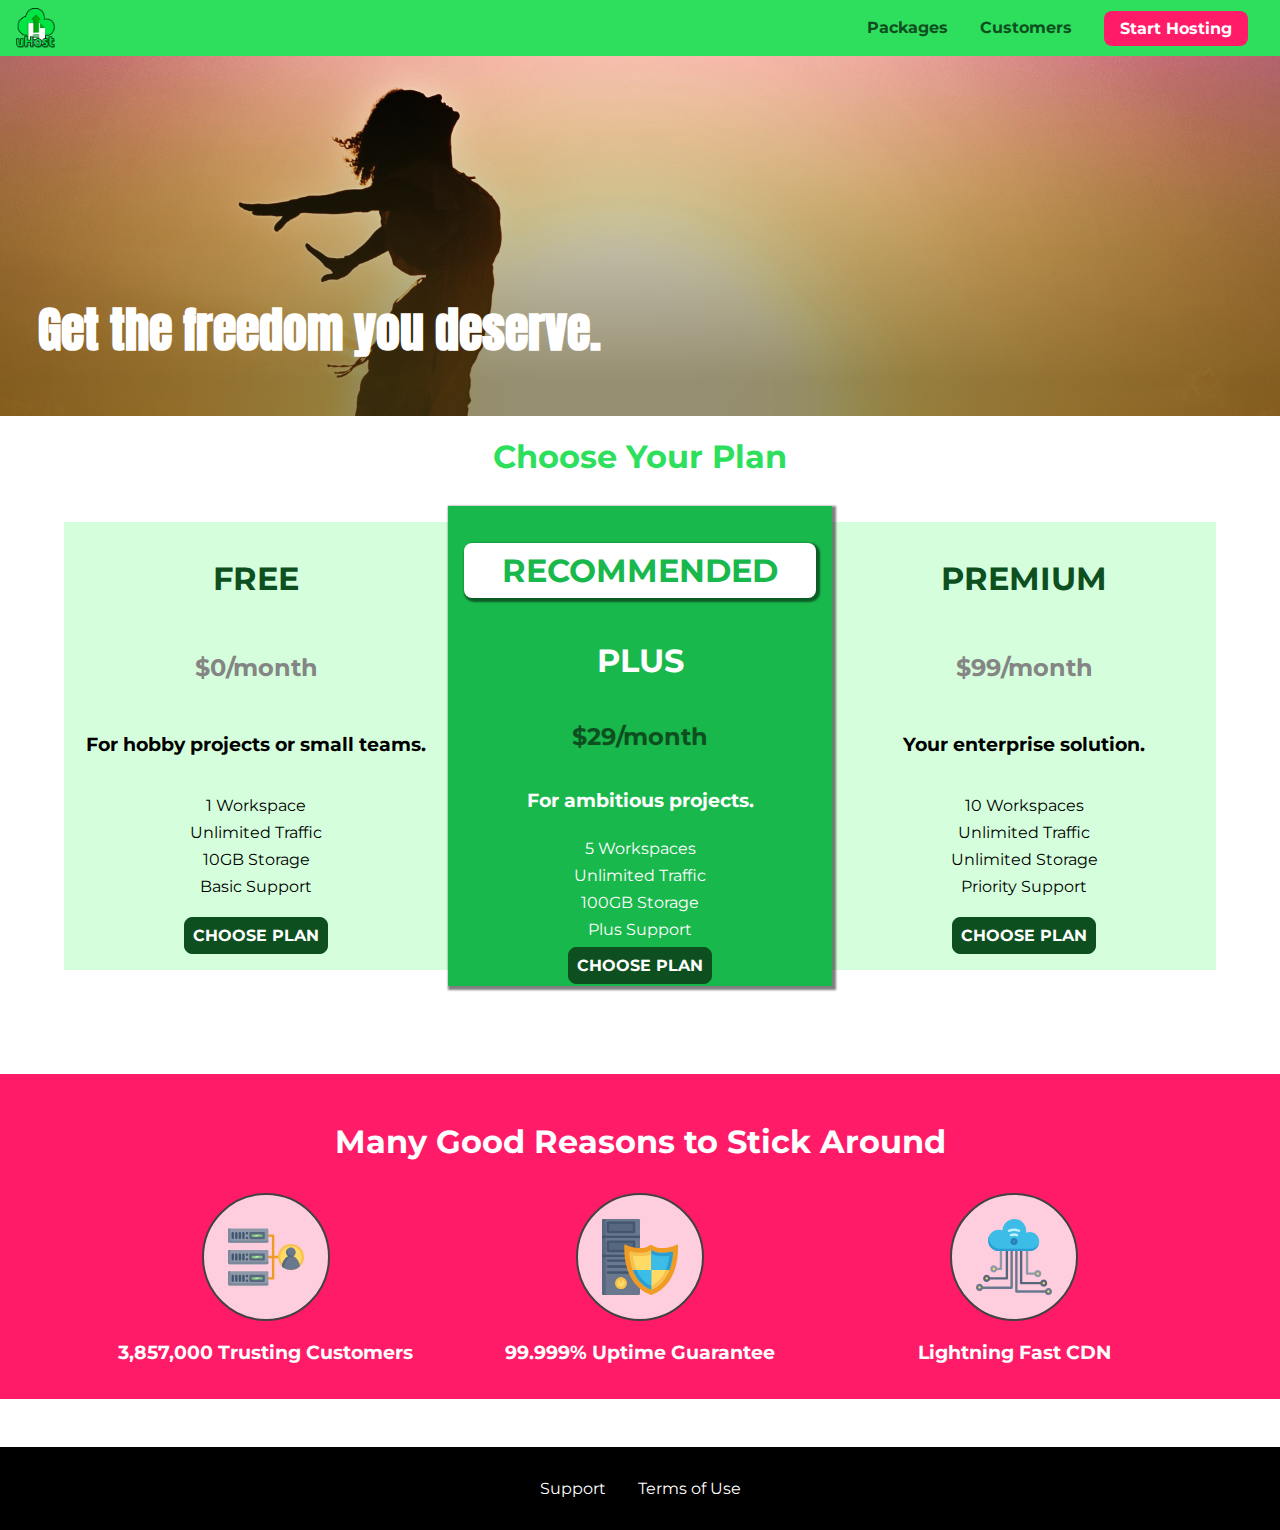
<file: index.html>
<!DOCTYPE html>
<html lang="en">

<head>
    <meta charset="UTF-8">
    <meta http-equiv="X-UA-Compatible" content="ie=edge">
    <meta name="viewport" content="width=device-width, initial-scale=1.0">
    <title>uHost</title>
    <link rel="shortcut icon" href="favicon.png">
    <link rel="stylesheet" href="shared.css">
    <link rel="stylesheet" href="main.css">
</head>

<body>
    <div class="backdrop"></div>
    <div class="modal">
        <h1 class="modal__title">Do you want to continue?</h1>
        <div class="modal__actions">
            <a href="start-hosting/index.html" class="modal__action">Yes!</a>
            <button class="modal__action modal__action--negative" type="button">No!</button>
        </div>
    </div>
    <header class="main-header">
        <div>
            <button class="toggle-button">
                <span class="toggle-button__bar"></span>
                <span class="toggle-button__bar"></span>
                <span class="toggle-button__bar"></span>
            </button>
            <a href="index.html" class="main-header__brand">
                <img src="images/uhost-icon.png" alt="uHost - Your favorite hosting company">
            </a>
        </div>
        <nav class="main-nav">
            <ul class="main-nav__items">
                <li class="main-nav__item">
                    <a href="packages/index.html">Packages</a>
                </li>
                <li class="main-nav__item">
                    <a href="customers/index.html">Customers</a>
                </li>
                <li class="main-nav__item main-nav__item--cta">
                    <a href="start-hosting/index.html">Start Hosting</a>
                </li>
            </ul>
        </nav>
    </header>
    <nav class="mobile-nav">
        <ul class="mobile-nav__items">
            <li class="mobile-nav__item">
                <a href="packages/index.html">Packages</a>
            </li>
            <li class="mobile-nav__item">
                <a href="customers/index.html">Customers</a>
            </li>
            <li class="mobile-nav__item mobile-nav__item--cta">
                <a href="start-hosting/index.html">Start Hosting</a>
            </li>
        </ul>
    </nav>
    <main>
        <section id="product-overview">
            <h1>Get the freedom you deserve.</h1>
        </section>
        <section id="plans">
            <h1 class="section-title">Choose Your Plan</h1>
            <div class="plan__list">
                <article class="plan">
                    <h1 class="plan__title">FREE</h1>
                    <h2 class="plan__price">$0/month</h2>
                    <h3>For hobby projects or small teams.</h3>
                    <ul class="plan__features">
                        <li class="plan__feature">1 Workspace</li>
                        <li class="plan__feature">Unlimited Traffic</li>
                        <li class="plan__feature">10GB Storage</li>
                        <li class="plan__feature">Basic Support</li>
                    </ul>
                    <div>
                        <button class="button">CHOOSE PLAN</button>
                    </div>
                </article>
                <article class="plan plan--highlighted">
                    <h1 class="plan__annotation">RECOMMENDED</h1>
                    <h1 class="plan__title">PLUS</h1>
                    <h2 class="plan__price">$29/month</h2>
                    <h3>For ambitious projects.</h3>
                    <ul class="plan__features">
                        <li class="plan__feature">5 Workspaces</li>
                        <li class="plan__feature">Unlimited Traffic</li>
                        <li class="plan__feature">100GB Storage</li>
                        <li class="plan__feature">Plus Support</li>
                    </ul>
                    <div>
                        <button class="button">CHOOSE PLAN</button>
                    </div>
                </article>
                <article class="plan">
                    <h1 class="plan__title">PREMIUM</h1>
                    <h2 class="plan__price">$99/month</h2>
                    <h3>Your enterprise solution.</h3>
                    <ul class="plan__features">
                        <li class="plan__feature">10 Workspaces</li>
                        <li class="plan__feature">Unlimited Traffic</li>
                        <li class="plan__feature">Unlimited Storage</li>
                        <li class="plan__feature">Priority Support</li>
                    </ul>
                    <div>
                        <button class="button">CHOOSE PLAN</button>
                    </div>
                </article>
            </div>
        </section>
        <section id="key-features">
            <h1 class="section-title">Many Good Reasons to Stick Around</h1>
            <ul class="key-feature__list">
                <li class="key-feature">
                    <div class="key-feature__image">
                        <svg viewBox="0 0 512 512">
                            <path style="fill:#F09B24;" d="M344,248h-32V112c0-4.418-3.582-8-8-8h-40c-4.418,0-8,3.582-8,8s3.582,8,8,8h32v128h-32  c-4.418,0-8,3.582-8,8s3.582,8,8,8h32v128h-32c-4.418,0-8,3.582-8,8s3.582,8,8,8h40c4.418,0,8-3.582,8-8V264h32c4.418,0,8-3.582,8-8  S348.418,248,344,248z"
                            />
                            <path style="fill:#8E9AA9;" d="M264,64H8c-4.418,0-8,3.582-8,8v80c0,4.418,3.582,8,8,8h256c4.418,0,8-3.582,8-8V72  C272,67.582,268.418,64,264,64z"
                            />
                            <path style="fill:#7C899B;" d="M24,144c-4.418,0-8-3.582-8-8V64H8c-4.418,0-8,3.582-8,8v80c0,4.418,3.582,8,8,8h256  c4.418,0,8-3.582,8-8v-8H24z"
                            />
                            <rect x="152" y="96" style="fill:#B8E3A8;" width="88" height="32" />
                            <g>
                                <polygon style="fill:#7EC97D;" points="152,96 152,128 166,128 198,96  " />
                                <polygon style="fill:#7EC97D;" points="220,96 188,128 240,128 240,96  " />
                            </g>
                            <path style="fill:#56677E;" d="M240,136h-88c-4.418,0-8-3.582-8-8V96c0-4.418,3.582-8,8-8h88c4.418,0,8,3.582,8,8v32  C248,132.418,244.418,136,240,136z M160,120h72v-16h-72V120z"
                            />
                            <g>
                                <path style="fill:#435670;" d="M32,136c-4.418,0-8-3.582-8-8V96c0-4.418,3.582-8,8-8s8,3.582,8,8v32C40,132.418,36.418,136,32,136z   "
                                />
                                <path style="fill:#435670;" d="M56,136c-4.418,0-8-3.582-8-8V96c0-4.418,3.582-8,8-8s8,3.582,8,8v32C64,132.418,60.418,136,56,136z   "
                                />
                                <path style="fill:#435670;" d="M80,136c-4.418,0-8-3.582-8-8V96c0-4.418,3.582-8,8-8s8,3.582,8,8v32C88,132.418,84.418,136,80,136z   "
                                />
                                <path style="fill:#435670;" d="M104,136c-4.418,0-8-3.582-8-8V96c0-4.418,3.582-8,8-8s8,3.582,8,8v32   C112,132.418,108.418,136,104,136z"
                                />
                                <path style="fill:#435670;" d="M128,105c-4.418,0-8-3.582-8-8v-1c0-4.418,3.582-8,8-8s8,3.582,8,8v1   C136,101.418,132.418,105,128,105z"
                                />
                                <path style="fill:#435670;" d="M128,136c-4.418,0-8-3.582-8-8v-1c0-4.418,3.582-8,8-8s8,3.582,8,8v1   C136,132.418,132.418,136,128,136z"
                                />
                            </g>
                            <path style="fill:#8E9AA9;" d="M264,208H8c-4.418,0-8,3.582-8,8v80c0,4.418,3.582,8,8,8h256c4.418,0,8-3.582,8-8v-80  C272,211.582,268.418,208,264,208z"
                            />
                            <path style="fill:#7C899B;" d="M24,288c-4.418,0-8-3.582-8-8v-72H8c-4.418,0-8,3.582-8,8v80c0,4.418,3.582,8,8,8h256  c4.418,0,8-3.582,8-8v-8H24z"
                            />
                            <rect x="152" y="240" style="fill:#B8E3A8;" width="88" height="32" />
                            <g>
                                <polygon style="fill:#7EC97D;" points="152,240 152,272 166,272 198,240  " />
                                <polygon style="fill:#7EC97D;" points="220,240 188,272 240,272 240,240  " />
                            </g>
                            <path style="fill:#56677E;" d="M240,280h-88c-4.418,0-8-3.582-8-8v-32c0-4.418,3.582-8,8-8h88c4.418,0,8,3.582,8,8v32  C248,276.418,244.418,280,240,280z M160,264h72v-16h-72V264z"
                            />
                            <g>
                                <path style="fill:#435670;" d="M32,280c-4.418,0-8-3.582-8-8v-32c0-4.418,3.582-8,8-8s8,3.582,8,8v32C40,276.418,36.418,280,32,280   z"
                                />
                                <path style="fill:#435670;" d="M56,280c-4.418,0-8-3.582-8-8v-32c0-4.418,3.582-8,8-8s8,3.582,8,8v32C64,276.418,60.418,280,56,280   z"
                                />
                                <path style="fill:#435670;" d="M80,280c-4.418,0-8-3.582-8-8v-32c0-4.418,3.582-8,8-8s8,3.582,8,8v32C88,276.418,84.418,280,80,280   z"
                                />
                                <path style="fill:#435670;" d="M104,280c-4.418,0-8-3.582-8-8v-32c0-4.418,3.582-8,8-8s8,3.582,8,8v32   C112,276.418,108.418,280,104,280z"
                                />
                                <path style="fill:#435670;" d="M128,249c-4.418,0-8-3.582-8-8v-1c0-4.418,3.582-8,8-8s8,3.582,8,8v1   C136,245.418,132.418,249,128,249z"
                                />
                                <path style="fill:#435670;" d="M128,280c-4.418,0-8-3.582-8-8v-1c0-4.418,3.582-8,8-8s8,3.582,8,8v1   C136,276.418,132.418,280,128,280z"
                                />
                            </g>
                            <path style="fill:#8E9AA9;" d="M264,352H8c-4.418,0-8,3.582-8,8v80c0,4.418,3.582,8,8,8h256c4.418,0,8-3.582,8-8v-80  C272,355.582,268.418,352,264,352z"
                            />
                            <path style="fill:#7C899B;" d="M24,432c-4.418,0-8-3.582-8-8v-72H8c-4.418,0-8,3.582-8,8v80c0,4.418,3.582,8,8,8h256  c4.418,0,8-3.582,8-8v-8H24z"
                            />
                            <rect x="152" y="384" style="fill:#B8E3A8;" width="88" height="32" />
                            <g>
                                <polygon style="fill:#7EC97D;" points="152,384 152,416 166,416 198,384  " />
                                <polygon style="fill:#7EC97D;" points="220,384 188,416 240,416 240,384  " />
                            </g>
                            <path style="fill:#56677E;" d="M240,424h-88c-4.418,0-8-3.582-8-8v-32c0-4.418,3.582-8,8-8h88c4.418,0,8,3.582,8,8v32  C248,420.418,244.418,424,240,424z M160,408h72v-16h-72V408z"
                            />
                            <g>
                                <path style="fill:#435670;" d="M32,424c-4.418,0-8-3.582-8-8v-32c0-4.418,3.582-8,8-8s8,3.582,8,8v32C40,420.418,36.418,424,32,424   z"
                                />
                                <path style="fill:#435670;" d="M56,424c-4.418,0-8-3.582-8-8v-32c0-4.418,3.582-8,8-8s8,3.582,8,8v32C64,420.418,60.418,424,56,424   z"
                                />
                                <path style="fill:#435670;" d="M80,424c-4.418,0-8-3.582-8-8v-32c0-4.418,3.582-8,8-8s8,3.582,8,8v32C88,420.418,84.418,424,80,424   z"
                                />
                                <path style="fill:#435670;" d="M104,424c-4.418,0-8-3.582-8-8v-32c0-4.418,3.582-8,8-8s8,3.582,8,8v32   C112,420.418,108.418,424,104,424z"
                                />
                                <path style="fill:#435670;" d="M128,393c-4.418,0-8-3.582-8-8v-1c0-4.418,3.582-8,8-8s8,3.582,8,8v1   C136,389.418,132.418,393,128,393z"
                                />
                                <path style="fill:#435670;" d="M128,424c-4.418,0-8-3.582-8-8v-1c0-4.418,3.582-8,8-8s8,3.582,8,8v1   C136,420.418,132.418,424,128,424z"
                                />
                            </g>
                            <path style="fill:#F7C14D;" d="M424,168c-48.523,0-88,39.477-88,88s39.477,88,88,88s88-39.477,88-88S472.523,168,424,168z" />
                            <path style="fill:#FFDB66;" d="M424,184c-39.701,0-72,32.299-72,72s32.299,72,72,72s72-32.299,72-72S463.701,184,424,184z" />
                            <path style="fill:#69788D;" d="M484.893,314.16C476.393,274.588,451.922,248,424,248s-52.393,26.588-60.893,66.16  c-0.605,2.82,0.354,5.749,2.511,7.664C381.731,336.124,402.465,344,424,344s42.269-7.876,58.381-22.176  C484.539,319.909,485.498,316.98,484.893,314.16z"
                            />
                            <path style="fill:#56677E;" d="M434.053,249.171C430.768,248.403,427.411,248,424,248c-27.922,0-52.393,26.588-60.893,66.16  c-0.605,2.82,0.354,5.749,2.511,7.664c3.383,3.002,6.979,5.703,10.734,8.125C384.904,286.243,407.373,255.378,434.053,249.171z"
                            />
                            <path style="fill:#69788D;" d="M424,192c-17.645,0-32,14.355-32,32s14.355,32,32,32s32-14.355,32-32S441.645,192,424,192z" />
                            <path style="fill:#56677E;" d="M432,248c-17.645,0-32-14.355-32-32c0-6.783,2.128-13.076,5.742-18.258  C397.444,203.53,392,213.138,392,224c0,17.645,14.355,32,32,32c10.862,0,20.471-5.444,26.258-13.742  C445.076,245.872,438.783,248,432,248z"
                            />

                        </svg>
                    </div>
                    <p class="key-feature__description">3,857,000 Trusting Customers</p>
                </li>
                <li class="key-feature">
                    <div class="key-feature__image">
                        <svg viewBox="0 0 512 512">
                            <path style="fill:#69788D;" d="M248,0H8C3.582,0,0,3.582,0,8v496c0,4.418,3.582,8,8,8h240c4.418,0,8-3.582,8-8V8  C256,3.582,252.418,0,248,0z"
                            />
                            <path style="fill:#56677E;" d="M24,504V8c0-4.418,3.582-8,8-8H8C3.582,0,0,3.582,0,8v496c0,4.418,3.582,8,8,8h24  C27.582,512,24,508.418,24,504z"
                            />
                            <g>
                                <rect x="0" y="112" style="fill:#435670;" width="256" height="16" />
                                <rect x="0" y="240" style="fill:#435670;" width="256" height="16" />
                            </g>
                            <path style="fill:#F7C14D;" d="M128,392c-22.056,0-40,17.944-40,40s17.944,40,40,40s40-17.944,40-40S150.056,392,128,392z" />
                            <path style="fill:#FFDB66;" d="M128,408c-13.233,0-24,10.767-24,24s10.767,24,24,24s24-10.767,24-24S141.233,408,128,408z" />
                            <path style="fill:#F7C14D;" d="M128,392c-2.739,0-5.414,0.278-8,0.805V424c0,4.418,3.582,8,8,8c4.418,0,8-3.582,8-8v-31.195  C133.414,392.278,130.739,392,128,392z"
                            />
                            <g>
                                <path style="fill:#435670;" d="M216,288H40c-4.418,0-8-3.582-8-8s3.582-8,8-8h176c4.418,0,8,3.582,8,8S220.418,288,216,288z"
                                />
                                <path style="fill:#435670;" d="M216,328H40c-4.418,0-8-3.582-8-8s3.582-8,8-8h176c4.418,0,8,3.582,8,8S220.418,328,216,328z"
                                />
                                <path style="fill:#435670;" d="M216,368H40c-4.418,0-8-3.582-8-8s3.582-8,8-8h176c4.418,0,8,3.582,8,8S220.418,368,216,368z"
                                />
                                <path style="fill:#435670;" d="M216,16H40c-4.418,0-8,3.582-8,8v64c0,4.418,3.582,8,8,8h176c4.418,0,8-3.582,8-8V24   C224,19.582,220.418,16,216,16z"
                                />
                            </g>
                            <rect x="48" y="32" style="fill:#56677E;" width="160" height="48" />
                            <path style="fill:#435670;" d="M216,144H40c-4.418,0-8,3.582-8,8v64c0,4.418,3.582,8,8,8h176c4.418,0,8-3.582,8-8v-64  C224,147.582,220.418,144,216,144z"
                            />
                            <rect x="48" y="160" style="fill:#56677E;" width="160" height="48" />
                            <path style="fill:#F09B24;" d="M511.747,180.237c-0.194-6.537-8.107-10.107-13.135-5.894c-5.6,4.693-42.904,21.282-98.514,21.282  c-33.45,0-64.625-20.999-64.929-21.206c-2.9-1.991-6.764-1.85-9.512,0.346c-2.677,2.135-27.201,20.86-63.793,20.86  c-55.607,0-92.914-16.589-98.515-21.282c-5.028-4.211-12.941-0.645-13.135,5.894c-1.634,54.834,4.655,105.941,18.693,151.903  c12.096,39.604,29.759,74.047,52.497,102.373c27.538,34.304,62.743,59.882,104.66,76.045c3.069,1.918,6.757,1.921,9.83,0  c41.917-16.163,77.122-41.741,104.66-76.045c22.738-28.326,40.401-62.77,52.497-102.373  C507.092,286.179,513.381,235.071,511.747,180.237z"
                            />
                            <path style="fill:#F7C14D;" d="M476.21,221.226c-1.953-1.631-4.568-2.235-7.036-1.628c-21.686,5.327-44.926,8.028-69.075,8.028  c-25.926,0-49.633-8.975-64.955-16.504c-2.307-1.134-5.016-1.091-7.284,0.116c-14.059,7.477-36.919,16.388-65.994,16.388  c-24.153,0-47.394-2.701-69.075-8.028c-5.155-1.268-10.221,2.966-9.894,8.261c2.077,33.693,7.668,65.635,16.616,94.935  c22.774,74.565,66.139,126.334,128.888,153.868c2.032,0.891,4.397,0.891,6.43,0c61.777-27.107,104.716-78.876,127.62-153.868  c8.948-29.3,14.539-61.241,16.616-94.935C479.224,225.319,478.163,222.856,476.21,221.226z"
                            />
                            <path style="fill:#FFDB66;" d="M331.609,451.727c-52.604-25.289-89.304-70.987-109.144-135.944  c-6.532-21.39-11.162-44.336-13.82-68.447c17.133,2.852,34.952,4.291,53.22,4.291c29.394,0,53.376-7.793,69.978-15.561  c17.44,7.736,41.656,15.561,68.256,15.561c18.267,0,36.085-1.439,53.219-4.291c-2.659,24.112-7.288,47.06-13.82,68.448  C419.545,381.108,383.27,426.805,331.609,451.727z"
                            />
                            <g>
                                <path style="fill:#2C9DD4;" d="M479.066,227.858c0.157-2.539-0.903-5.002-2.856-6.633s-4.568-2.235-7.036-1.628   c-21.686,5.327-44.926,8.028-69.075,8.028c-25.926,0-49.633-8.975-64.955-16.504c-1.057-0.52-2.2-0.78-3.345-0.806l-0.072,133.351   h123.601c2.556-6.746,4.933-13.702,7.123-20.874C471.398,293.493,476.989,261.552,479.066,227.858z"
                                />
                                <path style="fill:#2C9DD4;" d="M206.658,343.667c24.153,63.42,65.028,108.108,121.743,132.995c1.031,0.452,2.147,0.673,3.263,0.666   l0.063-133.661H206.658z"
                                />
                            </g>
                            <g>
                                <path style="fill:#3CBDE8;" d="M439.497,315.783c6.532-21.389,11.161-44.336,13.82-68.448c-17.134,2.852-34.952,4.291-53.219,4.291   c-26.6,0-50.815-7.824-68.256-15.561l-0.116,107.601h97.758C433.179,334.807,436.524,325.518,439.497,315.783z"
                                />
                                <path style="fill:#3CBDE8;" d="M232.523,343.667c21.144,50.298,54.363,86.56,99.087,108.06l0.117-108.06H232.523z" />
                            </g>
                        </svg>
                    </div>
                    <p class="key-feature__description">99.999% Uptime Guarantee</p>
                </li>
                <li class="key-feature">
                    <div class="key-feature__image">
                        <svg viewBox="0 0 512 512">
                            <path style="fill:#8E9AA9;" d="M168,200c-4.418,0-8,3.582-8,8v120h-17.376c-3.302-9.311-12.194-16-22.624-16  c-13.234,0-24,10.767-24,24s10.766,24,24,24c10.429,0,19.321-6.689,22.624-16H168c4.418,0,8-3.582,8-8V208  C176,203.582,172.418,200,168,200z"
                            />
                            <path style="fill:#FFDB66;" d="M120,328c-4.411,0-8,3.589-8,8s3.589,8,8,8s8-3.589,8-8S124.411,328,120,328z" />
                            <path style="fill:#56677E;" d="M208,200c-4.418,0-8,3.582-8,8v184H94.624C91.322,382.689,82.43,376,72,376  c-13.234,0-24,10.767-24,24s10.766,24,24,24c10.429,0,19.321-6.689,22.624-16H208c4.418,0,8-3.582,8-8V208  C216,203.582,212.418,200,208,200z"
                            />
                            <path style="fill:#FFDB66;" d="M72,392c-4.411,0-8,3.589-8,8s3.589,8,8,8s8-3.589,8-8S76.411,392,72,392z" />
                            <path style="fill:#69788D;" d="M240,208c-4.418,0-8,3.582-8,8v239H47.24c-2.671-10.34-12.078-18-23.24-18c-13.234,0-24,10.767-24,24  s10.766,24,24,24c9.666,0,18.009-5.747,21.809-14H240c4.418,0,8-3.582,8-8V216C248,211.582,244.418,208,240,208z"
                            />
                            <path style="fill:#FFDB66;" d="M24,453c-4.411,0-8,3.589-8,8s3.589,8,8,8s8-3.589,8-8S28.411,453,24,453z" />
                            <path style="fill:#69788D;" d="M488,464c-10.429,0-19.321,6.689-22.624,16H280V208c0-4.418-3.582-8-8-8s-8,3.582-8,8v280  c0,4.418,3.582,8,8,8h193.376c3.302,9.311,12.194,16,22.624,16c13.234,0,24-10.767,24-24S501.234,464,488,464z"
                            />
                            <path style="fill:#FFDB66;" d="M488,480c-4.411,0-8,3.589-8,8s3.589,8,8,8s8-3.589,8-8S492.411,480,488,480z" />
                            <path style="fill:#56677E;" d="M456,408c-10.429,0-19.321,6.689-22.624,16H312V208c0-4.418-3.582-8-8-8s-8,3.582-8,8v224  c0,4.418,3.582,8,8,8h129.376c3.302,9.311,12.194,16,22.624,16c13.234,0,24-10.767,24-24S469.234,408,456,408z"
                            />
                            <path style="fill:#FFDB66;" d="M456,424c-4.411,0-8,3.589-8,8s3.589,8,8,8s8-3.589,8-8S460.411,424,456,424z" />
                            <path style="fill:#8E9AA9;" d="M416,344c-10.429,0-19.321,6.689-22.624,16H352V208c0-4.418-3.582-8-8-8s-8,3.582-8,8v160  c0,4.418,3.582,8,8,8h49.376c3.302,9.311,12.194,16,22.624,16c13.234,0,24-10.767,24-24S429.234,344,416,344z"
                            />
                            <path style="fill:#FFDB66;" d="M416,360c-4.411,0-8,3.589-8,8s3.589,8,8,8s8-3.589,8-8S420.411,360,416,360z" />
                            <path style="fill:#3CBDE8;" d="M362,88c-8.741,0-17.231,1.751-25.06,5.085C337.646,88.797,338,84.43,338,80  c0-44.112-35.888-80-80-80c-42.823,0-77.895,33.816-79.909,76.149C170.393,73.415,162.244,72,154,72c-39.701,0-72,32.299-72,72  s32.299,72,72,72h208c35.29,0,64-28.71,64-64S397.29,88,362,88z"
                            />
                            <path style="fill:#2C9DD4;" d="M368,200H160c-39.701,0-72-32.299-72-72c0-5.863,0.721-11.559,2.05-17.019  C84.918,120.88,82,132.102,82,144c0,39.701,32.299,72,72,72h208c30.389,0,55.88-21.296,62.379-49.743  C413.565,186.327,392.352,200,368,200z"
                            />
                            <path style="fill:#2A7DB5;" d="M256,128c-13.234,0-24,10.767-24,24s10.766,24,24,24c13.233,0,24-10.767,24-24S269.233,128,256,128z"
                            />
                            <path style="fill:#2C9DD4;" d="M256,144c-4.411,0-8,3.589-8,8s3.589,8,8,8c4.411,0,8-3.589,8-8S260.411,144,256,144z" />
                            <g>
                                <path style="fill:#C5F1FA;" d="M221.755,87.695c-2.994,0-5.864-1.688-7.233-4.572c-1.894-3.991-0.194-8.763,3.798-10.657   C230.157,66.849,242.834,64,256,64c13.166,0,25.844,2.849,37.68,8.466c3.992,1.895,5.692,6.666,3.798,10.657   s-6.666,5.692-10.657,3.798C277.144,82.328,266.774,80,256,80c-10.774,0-21.144,2.328-30.821,6.921   C224.072,87.446,222.904,87.695,221.755,87.695z"
                                />
                                <path style="fill:#C5F1FA;" d="M276.545,116.618c-1.148,0-2.316-0.249-3.424-0.774C267.745,113.293,261.985,112,256,112   c-5.985,0-11.745,1.293-17.121,3.844c-3.991,1.895-8.763,0.192-10.657-3.798c-1.894-3.992-0.193-8.764,3.798-10.657   C239.557,97.813,247.625,96,256,96c8.376,0,16.444,1.813,23.98,5.389c3.991,1.894,5.692,6.665,3.798,10.657   C282.41,114.93,279.539,116.618,276.545,116.618z"
                                />
                            </g>

                        </svg>
                    </div>
                    <p class="key-feature__description">Lightning Fast CDN</p>
                </li>
            </ul>
        </section>
    </main>
    <footer class="main-footer">
        <nav>
            <ul class="main-footer__links">
                <li class="main-footer__link">
                    <a href="#">Support</a>
                </li>
                <li class="main-footer__link">
                    <a href="#">Terms of Use</a>
                </li>
            </ul>
        </nav>
    </footer>
    <script src="shared.js"></script>
</body>

</html>
</file>
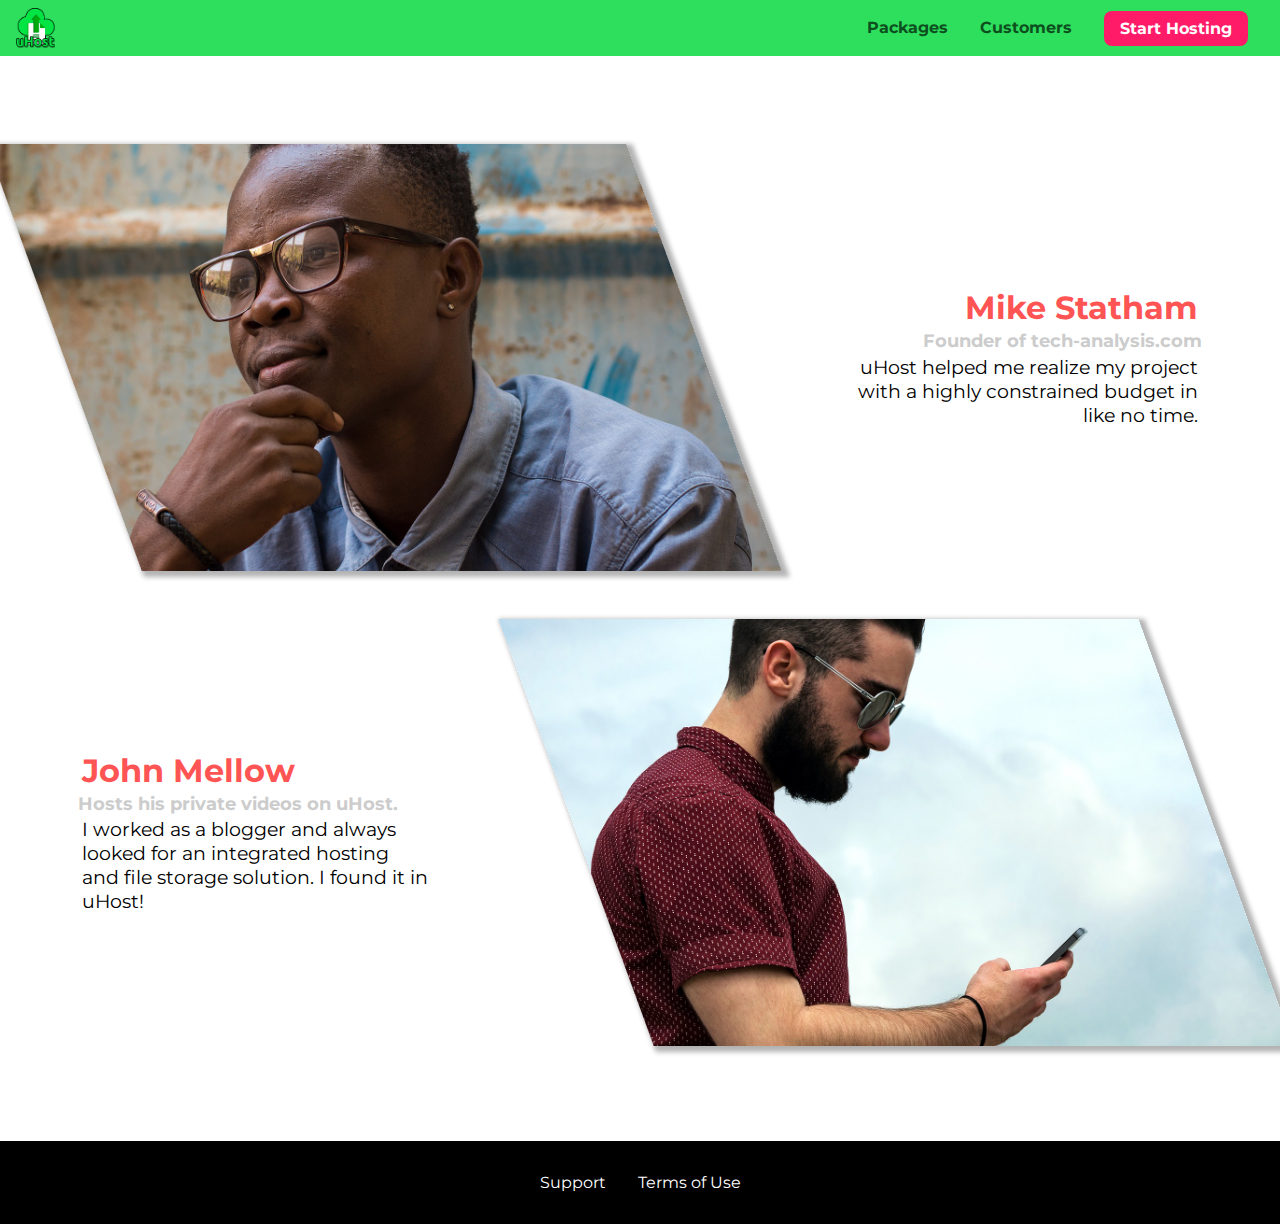
<file: customers/index.html>
<!DOCTYPE html>
<html lang="en">

<head>
    <meta charset="UTF-8">
    <meta name="viewport" content="width=device-width, initial-scale=1.0">
    <meta http-equiv="X-UA-Compatible" content="ie=edge">
    <title>uHost Customers</title>
    <link rel="shortcut icon" href="../favicon.png">
    <link rel="stylesheet" href="../shared.css">
    <link rel="stylesheet" href="customers.css">
</head>

<body>
    <div class="backdrop"></div>
    <header class="main-header">
        <div>
            <button class="toggle-button">
                <span class="toggle-button__bar"></span>
                <span class="toggle-button__bar"></span>
                <span class="toggle-button__bar"></span>
            </button>
            <a href="../index.html" class="main-header__brand">
                <img src="../images/uhost-icon.png" alt="uHost - Your favorite hosting company">
            </a>
        </div>
        <nav class="main-nav">
            <ul class="main-nav__items">
                <li class="main-nav__item">
                    <a href="../packages/index.html">Packages</a>
                </li>
                <li class="main-nav__item">
                    <a href="index.html">Customers</a>
                </li>
                <li class="main-nav__item main-nav__item--cta">
                    <a href="../start-hosting/index.html">Start Hosting</a>
                </li>
            </ul>
        </nav>
    </header>
    <nav class="mobile-nav">
        <ul class="mobile-nav__items">
            <li class="mobile-nav__item">
                <a href="../packages/index.html">Packages</a>
            </li>
            <li class="mobile-nav__item">
                <a href="index.html">Customers</a>
            </li>
            <li class="mobile-nav__item mobile-nav__item--cta">
                <a href="../start-hosting/index.html">Start Hosting</a>
            </li>
        </ul>
    </nav>
    <main>
        <div>
            <div class="testimonial" id="customer-1">
                <div class="testimonial__image-container">
                    <img src="../images/customer-1.jpg" alt="Mike Statham - Customer" class="testimonial__image">
                </div>
                <div class="testimonial__info">
                    <h1 class="testimonial__name">Mike Statham</h1>
                    <h2 class="testimonial__subtitle">Founder of
                        <a href="tech-analysis.com">tech-analysis.com</a>
                    </h2>
                    <p class="testimonial__text">uHost helped me realize my project with a highly constrained budget in like no time.</p>
                </div>
            </div>
            <div class="testimonial" id="customer-2">

                <div class="testimonial__info">
                    <h1 class="testimonial__name">John Mellow</h1>
                    <h2 class="testimonial__subtitle">Hosts his private videos on uHost.
                    </h2>
                    <p class="testimonial__text">I worked as a blogger and always looked for an integrated hosting and file storage solution. I found
                        it in uHost!
                    </p>
                </div>
                <div class="testimonial__image-container">
                    <img src="../images/customer-2.jpg" alt="John Mellow - Customer" class="testimonial__image">
                </div>
            </div>
        </div>
    </main>
    <footer class="main-footer">
        <nav>
            <ul class="main-footer__links">
                <li class="main-footer__link">
                    <a href="#">Support</a>
                </li>
                <li class="main-footer__link">
                    <a href="#">Terms of Use</a>
                </li>
            </ul>
        </nav>
    </footer>
    <script src="../shared.js"></script>
</body>

</html>
</file>
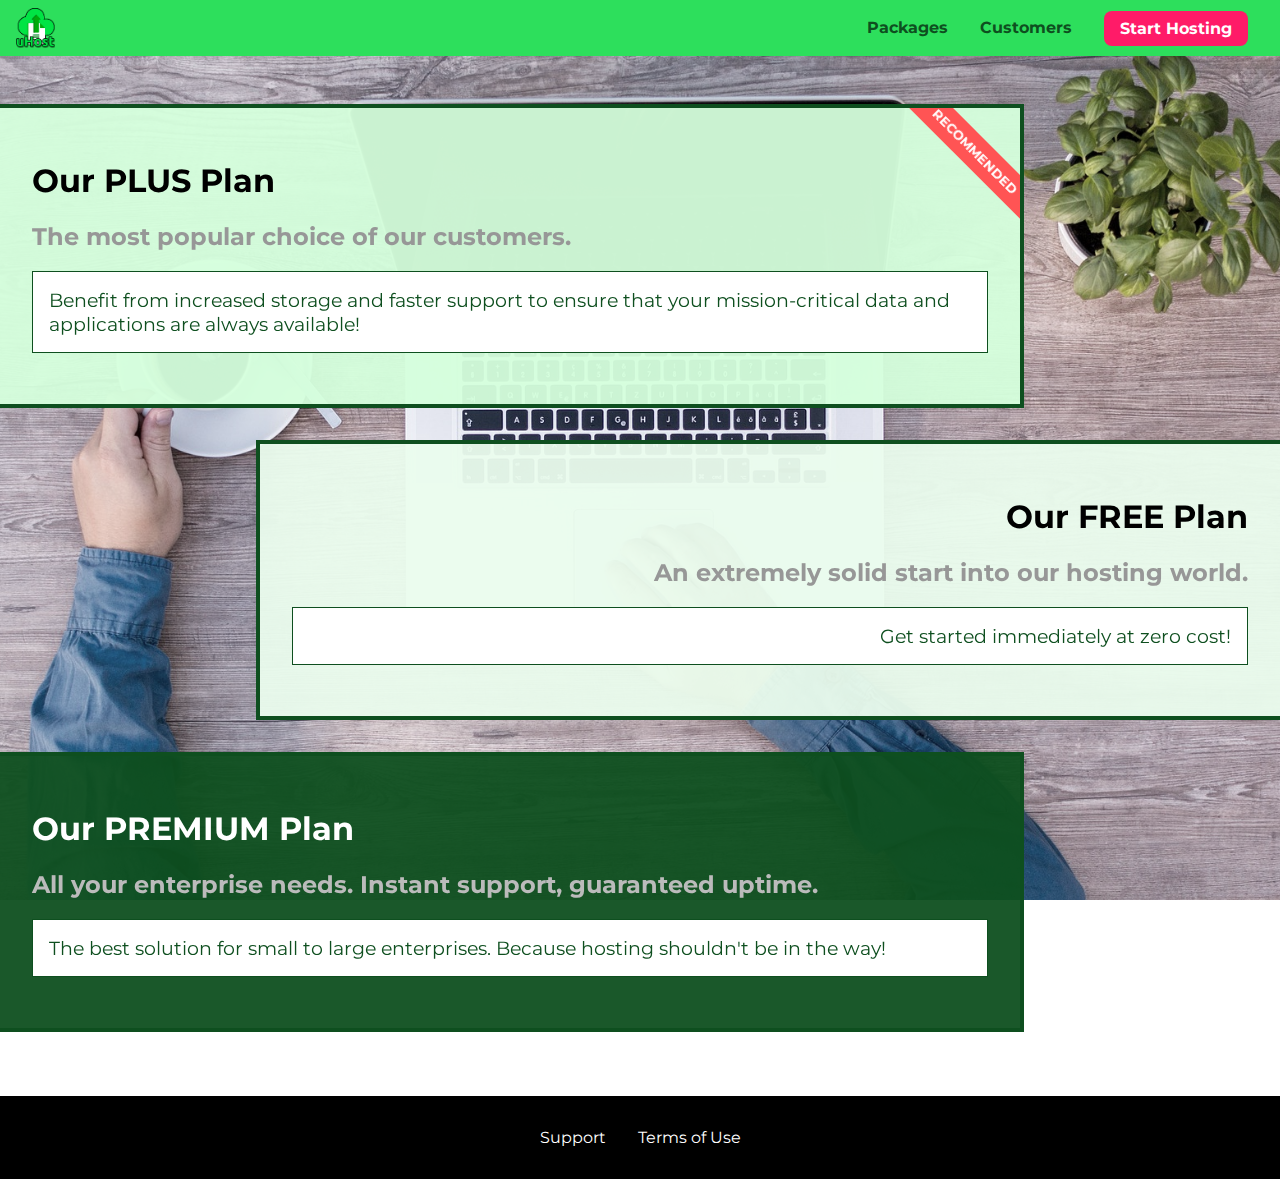
<file: packages/index.html>
<!DOCTYPE html>
<html lang="en">

<head>
    <meta charset="UTF-8">
    <meta http-equiv="X-UA-Compatible" content="ie=edge">
    <meta name="viewport" content="width=device-width, initial-scale=1.0">
    <title>uHost</title>
    <link rel="shortcut icon" href="../favicon.png">
    <link rel="stylesheet" href="../shared.css">
    <link rel="stylesheet" href="packages.css">
</head>

<body>
    <div class="backdrop"></div>
    <div class="background"></div>
    <header class="main-header">
        <div>
            <button class="toggle-button">
                <span class="toggle-button__bar"></span>
                <span class="toggle-button__bar"></span>
                <span class="toggle-button__bar"></span>
            </button>
            <a href="../index.html" class="main-header__brand">
                <img src="../images/uhost-icon.png" alt="uHost - Your favorite hosting company">
            </a>
        </div>
        <nav class="main-nav">
            <ul class="main-nav__items">
                <li class="main-nav__item">
                    <a href="index.html">Packages</a>
                </li>
                <li class="main-nav__item">
                    <a href="../customers/index.html">Customers</a>
                </li>
                <li class="main-nav__item main-nav__item--cta">
                    <a href="../start-hosting/index.html">Start Hosting</a>
                </li>
            </ul>
        </nav>
    </header>
    <nav class="mobile-nav">
        <ul class="mobile-nav__items">
            <li class="mobile-nav__item">
                <a href="index.html">Packages</a>
            </li>
            <li class="mobile-nav__item">
                <a href="../customers/index.html">Customers</a>
            </li>
            <li class="mobile-nav__item mobile-nav__item--cta">
                <a href="../start-hosting/index.html">Start Hosting</a>
            </li>
        </ul>
    </nav>
    <main>
        <section class="package" id="plus">
            <a href="#">
                <h1 class="package__title">Our PLUS Plan</h1>
                <h2 class="package__badge">RECOMMENDED</h2>
                <h2 class="package__subtitle">The most popular choice of our customers.</h2>
                <p class="package__info">Benefit from increased storage and faster support to ensure that your mission-critical data and applications
                    are always available!</p>
            </a>
        </section>
        <section class="package" id="free">
            <a href="#">
                <h1 class="package__title">Our FREE Plan</h1>
                <h2 class="package__subtitle">An extremely solid start into our hosting world.</h2>
                <p class="package__info">Get started immediately at zero cost!</p>
            </a>
        </section>
        <div class="clearfix"></div>
        <section class="package" id="premium">
            <a href="#">
                <h1 class="package__title">Our PREMIUM Plan</h1>
                <h2 class="package__subtitle">All your enterprise needs. Instant support, guaranteed uptime. </h2>
                <p class="package__info">The best solution for small to large enterprises. Because hosting shouldn't be in the way!</p>
            </a>
        </section>
    </main>
    <footer class="main-footer">
        <nav>
            <ul class="main-footer__links">
                <li class="main-footer__link">
                    <a href="#">Support</a>
                </li>
                <li class="main-footer__link">
                    <a href="#">Terms of Use</a>
                </li>
            </ul>
        </nav>
    </footer>
    <script src="../shared.js"></script>
</body>

</html>
</file>
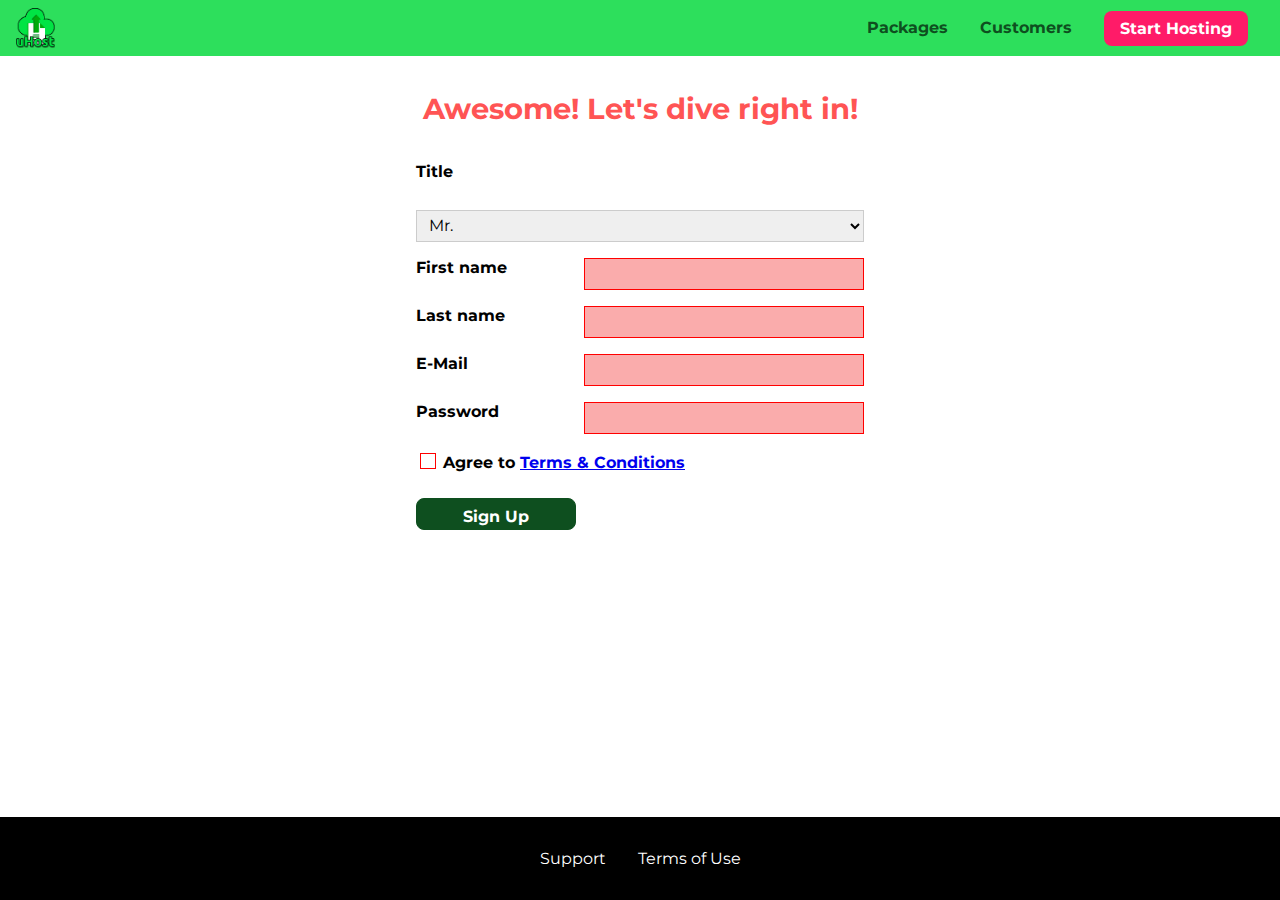
<file: start-hosting/index.html>
<!DOCTYPE html>
<html lang="en">

<head>
    <meta charset="UTF-8">
    <meta name="viewport" content="width=device-width, initial-scale=1.0">
    <meta http-equiv="X-UA-Compatible" content="ie=edge">
    <title>uHost Signup</title>
    <link rel="shortcut icon" href="../favicon.png">
    <link rel="stylesheet" href="../shared.css">
    <link rel="stylesheet" href="start-hosting.css">
</head>

<body>
    <div class="backdrop"></div>
    <header class="main-header">
        <div>
            <button class="toggle-button">
                <span class="toggle-button__bar"></span>
                <span class="toggle-button__bar"></span>
                <span class="toggle-button__bar"></span>
            </button>
            <a href="../index.html" class="main-header__brand">
                <img src="../images/uhost-icon.png" alt="uHost - Your favorite hosting company">
            </a>
        </div>
        <nav class="main-nav">
            <ul class="main-nav__items">
                <li class="main-nav__item">
                    <a href="../packages/index.html">Packages</a>
                </li>
                <li class="main-nav__item">
                    <a href="../customers/index.html">Customers</a>
                </li>
                <li class="main-nav__item main-nav__item--cta">
                    <a href="index.html">Start Hosting</a>
                </li>
            </ul>
        </nav>
    </header>
    <nav class="mobile-nav">
        <ul class="mobile-nav__items">
            <li class="mobile-nav__item">
                <a href="../packages/index.html">Packages</a>
            </li>
            <li class="mobile-nav__item">
                <a href="../customers/index.html">Customers</a>
            </li>
            <li class="mobile-nav__item mobile-nav__item--cta">
                <a href="index.html">Start Hosting</a>
            </li>
        </ul>
    </nav>
    <main class="signup-page">
        <h1 class="signup-title">Awesome! Let's dive right in!</h1>
        <form action="index.html" class="signup-form">
            <label for="title">Title</label>
            <select id="title">
                <option value="mr">Mr.</option>
                <option value="ms">Ms.</option>
            </select>
            <label for="first-name">First name</label>
            <input type="text" id="first-name" required>
            <label for="last-name">Last name</label>
            <input type="text" id="last-name" required>
            <label for="email">E-Mail</label>
            <input type="email" id="email" required>
            <label for="password">Password</label>
            <input type="password" id="password" required>
            <div class="signup-form__checkbox">
                <input type="checkbox" id="agree-terms" required>
                <label for="agree-terms">Agree to
                    <a href="#">Terms &amp; Conditions</a>
                </label>
            </div>
            <button type="submit" class="button">Sign Up</button>
        </form>
    </main>
    <footer class="main-footer">
        <nav>
            <ul class="main-footer__links">
                <li class="main-footer__link">
                    <a href="#">Support</a>
                </li>
                <li class="main-footer__link">
                    <a href="#">Terms of Use</a>
                </li>
            </ul>
        </nav>
    </footer>
    <script src="../shared.js"></script>
</body>

</html>
</file>
<file: shared.css>
@import url('https://fonts.googleapis.com/css?family=Roboto:100,400,900');
@import url('https://fonts.googleapis.com/css?family=Anton');
@import url('https://fonts.googleapis.com/css?family=Montserrat:400,700');

* {
  box-sizing: border-box;
}

html {
  height: 100%;
}

body {
  font-family: "Montserrat", sans-serif;
  margin: 0;
  display: grid;
  grid-template-rows: 3.5rem auto fit-content(8rem);
  grid-template-areas: "header"
                       "main"
                       "footer";
  /* padding-top: 3.5rem; */
  height: 100%;
}

main {
  /* grid-row: 2 / 3; */
  grid-area: main;
}

.backdrop {
  display: none;
  position: fixed;
  opacity: 0;
  top: 0;
  left: 0;
  z-index: 100;
  width: 100vw;
  height: 100vh;
  background: rgba(0, 0, 0, 0.5);
  transition: opacity 0.2s linear;
}

.main-header {
  width: 100%;
  position: fixed;
  top: 0;
  left: 0;
  background: #2ddf5c;
  padding: 0.5rem 1rem;
  z-index: 60;
  display: flex;
  align-items: center;
  justify-content: space-between;
}

.toggle-button {
  width: 3rem;
  background: transparent;
  border: none;
  cursor: pointer;
  padding-top: 0;
  padding-bottom: 0;
  vertical-align: middle;
}

.toggle-button:focus {
  outline: none;
}

.toggle-button__bar {
  width: 100%;
  height: 0.2rem;
  background: black;
  display: block;
  margin: 0.6rem 0;
}

.main-header__brand {
  color: #0e4f1f;
  text-decoration: none;
  font-weight: bold;
  /* width: 20px; */
}

.main-header__brand img {
  height: 2.5rem;
  vertical-align: middle;
  /* width: 100%; */
}

.main-nav {
  display: none;
}

.main-nav__items {
  margin: 0;
  padding: 0;
  list-style: none;
  display: flex;
}

.main-nav__item {
  margin: 0 1rem;
}

.main-nav__item a,
.mobile-nav__item a {
  text-decoration: none;
  color: #0e4f1f;
  font-weight: bold;
  padding: 0.2rem 0;
}

.main-nav__item a:hover,
.main-nav__item a:active {
  color: white;
  border-bottom: 5px solid white;
}

.main-nav__item--cta {
  animation: wiggle 400ms 3s 8 ease-out none;
}

.main-nav__item--cta a,
.mobile-nav__item--cta a {
  color: white;
  background: #ff1b68;
  padding: 0.5rem 1rem;
  border-radius: 8px;
}

.main-nav__item--cta a:hover,
.main-nav__item--cta a:active,
.mobile-nav__item--cta a:hover,
.mobile-nav__item--cta a:active {
  color: #ff1b68;
  background: white;
  border: none;
}

@media (min-width: 40rem) {
  .toggle-button {
    display: none;
  }

  .main-nav {
    display: flex;
  }
}

.main-footer {
  background: black;
  padding: 2rem;
  margin-top: 3rem;
  /* grid-row: 3 / 4; */
  grid-area: footer;
}

.main-footer__links {
  list-style: none;
  margin: 0;
  padding: 0;
  display: flex;
  flex-direction: column;
  align-items: center;
}

.main-footer__link {
  margin: 0.5rem 0;
}

.main-footer__link a {
  color: white;
  text-decoration: none;
}

.main-footer__link a:hover,
.main-footer__link a:active {
  color: #ccc;
}

.mobile-nav {
  transform: translateX(-100%);
  position: fixed;
  z-index: 101;
  top: 0;
  left: 0;
  background: white;
  width: 80%;
  height: 100vh;
  transition: transform 300ms ease-out;
}

.mobile-nav__items {
  width: 90%;
  height: 100%;
  list-style: none;
  margin: 0 auto;
  padding: 0;
  display: flex;
  flex-direction: column;
  justify-content: center;
  align-items: center;
}

.mobile-nav__item {
  margin: 1rem 0;
}

.mobile-nav__item a {
  font-size: 1.5rem;
}

.button {
  background: #0e4f1f;
  color: white;
  font: inherit;
  border: 1.5px solid #0e4f1f;
  padding: 0.5rem;
  border-radius: 8px;
  font-weight: bold;
  cursor: pointer;
}

.button:hover,
.button:active {
  background: white;
  color: #0e4f1f;
}

.button:focus {
  outline: none;
}

.button[disabled] {
  cursor: not-allowed;
  border: #a1a1a1;
  background: #ccc;
  color: #a1a1a1;
} 

.open {
    display: block !important;
    opacity: 1 !important;
    transform: translateY(0) !important;
}

@media (min-width: 40rem) {
  .main-footer__link {
    margin: 0 1rem;
  }

  .main-footer__links {
    flex-direction: row;
    justify-content: center;
  }
}

@keyframes wiggle {
  0% {
    transform: rotateZ(0);
  }
  50% {
    transform: rotateZ(-10deg);
  }
  100% {
    transform: rotateZ(10deg);
  }
}
</file>
<file: main.css>
#product-overview {
  background: linear-gradient(to top, rgba(80, 68, 18, 0.6) 10%, transparent),
    url("images/freedom.jpg") center/cover no-repeat border-box,
    #ff1b68;
  /* background-image: url("freedom.jpg");
    background-size: cover;
    background-position: left 10% bottom 20%; */
  /* background-repeat: no-repeat;
    background-origin: border-box;
    background-clip: border-box; */
  /* background-image: linear-gradient(180deg, red 70%, blue 60%, rgba(0,0,0,0.5)); */
  /* background-image: radial-gradient(ellipse farthest-corner at 20% 50%, red, blue 70%, green); */
  width: 100vw;
  height: 33vh;
  /* border: 5px dashed red; */
  position: relative;
}

#product-overview h1 {
  color: white;
  font-family: "Anton", sans-serif;
  position: absolute;
  bottom: 5%;
  left: 3%;
  font-size: 1.6rem;
}

@media (min-width: 40rem) and (min-height: 40rem) {
  #product-overview {
    height: 40vh;
    background-position: 50% 25%;
  }

  #product-overview h1 {
    font-size: 3rem;
  }
}

.section-title {
  color: #2ddf5c;
  text-align: center;
}

.plan {
  background: #d5ffdc;
  text-align: center;
  padding: 1rem;
  margin: 0.5rem 0;
  width: 100%;
}

.plan--highlighted {
  background: #19b84c;
  color: white;
}

.plan__annotation {
  background: white;
  color: #19b84c;
  padding: 0.5rem;
  box-shadow: 2px 2px 2px 2px rgba(0, 0, 0, 0.5);
  border-radius: 8px;
}

.plan__title {
  color: #0e4f1f;
}

.plan__price {
  color: #858585;
}

.plan--highlighted .plan__title {
  color: white;
}

.plan--highlighted .plan__price {
  color: #0e4f1f;
}

.plan__features {
  list-style: none;
  margin: 0;
  padding: 0;
}

.plan__feature {
  margin: 0.5rem 0;
}

@media (min-width: 40rem) {
  .plan__list { 
    width: 100%;
    display: flex;
    justify-content: center;
    align-items: center;
  }

  .plan {
    width: 30%;
    min-width: 13rem;
    max-width: 25rem;
    display: flex;
    flex-direction: column;
    justify-content: space-between;
    height: 28rem;
  }

  .plan--highlighted {
    box-shadow: 2px 2px 2px 2px rgba(0, 0, 0, 0.5);
    height: 30rem;
    z-index: 50;
  }
}

#key-features {
  background: #ff1b68;
  margin-top: 5rem;
  padding: 1rem;
}

#key-features .section-title {
  color: white;
  margin: 2rem;
}

.key-feature__list {
  list-style: none;
  margin: 0;
  padding: 0;
  text-align: center;
}

.key-feature__image {
  background: #ffcede;
  width: 128px;
  height: 128px;
  border: 2px solid #424242;
  border-radius: 50%;
  margin: auto;
  padding: 1.5rem;
}

.key-feature__description {
  text-align: center;
  font-weight: bold;
  color: white;
  font-size: 1.2rem;
}

@media (min-width: 40rem) {
  .key-feature {
    width: 30%;
    max-width: 25rem;
  }

  .key-feature__list {
    display: flex;
    justify-content: center;
  }
}

/* h1 {
    font-family: sans-serif;
} */

.modal {
  position: fixed;
  opacity: 0;
  transform: translateY(-3rem);
  transition: opacity 200ms ease-out, transform 500ms cubic-bezier(0.55, 0.055, 0.675, 0.19);
  z-index: 200;
  top: 20%;
  left: 30%;
  width: 40%;
  background: white;
  padding: 1rem;
  border: 1px solid #ccc;
  box-shadow: 1px 1px 1px rgba(0, 0, 0, 0.5);
}

.modal__title {
  text-align: center;
  margin: 0 0 1rem 0;
}

.modal__actions {
  text-align: center;
}

.modal__action {
  border: 1px solid #0e4f1f;
  background: #0e4f1f;
  text-decoration: none;
  color: white;
  font: inherit;
  padding: 0.5rem 1rem;
  cursor: pointer;
}

.modal__action:hover,
.modal__action:active {
  background: #2ddf5c;
  border-color: #2ddf5c;
}

.modal__action--negative {
  background: red;
  border-color: red;
}

.modal__action--negative:hover,
.modal__action--negative:active {
  background: #ff5454;
  border-color: #ff5454;
}
</file>
<file: customers/customers.css>
main {
  padding-top: 2.5rem;
}

.testimonial {
  font-size: 1.2rem;
}

/*.testimonial__list {
    width: 80%;
    margin: auto;
  }*/

.testimonial__image-container {
  width: 60%;
  max-width: 40rem;
  box-shadow: 3px 3px 5px 3px rgba(0, 0, 0, 0.3);
  transform: skew(20deg);
  overflow: hidden;
}

#customer-1:hover .testimonial__image-container {
  animation: flip-customer 1s ease-out forwards;
}

.testimonial__image {
  width: 100%;
  vertical-align: top;
  transform: skew(-20deg) scale(1.4);
}

.testimonial__info {
  text-align: right;
  padding: 0.9rem;
}

#customer-2.testimonial {
  text-align: right;
}

#customer-2 .testimonial__info {
  text-align: left;
}

.testimonial__name {
  margin: 0.2rem;
  color: #ff5454;
  font-size: 2rem;
}

.testimonial__subtitle {
  margin: 0;
  font-size: 1.1rem;
  color: #ccc;
}

.testimonial__subtitle a {
  color: inherit;
  text-decoration: none;
}

.testimonial__subtitle a:hover,
.testimonial__subtitle a:active {
  color: #7a7a7a;
}

.testimonial__text {
  margin: 0.2rem;
}

@media (min-width: 40rem) {
  .testimonial {
    margin: 3rem auto;
    max-width: 1500px;
    display: flex;
    align-items: center;
    justify-content: space-around;
  }

  .testimonial__image-container {
    width: 66%;
  }

  .testimonial__info {
    width: 30%;
  }
}

@keyframes flip-customer {
  0% {
    transform: rotateY(0) skew(20deg);
  }
  50% {
    transform: rotateY(160deg) skew(20deg);
  }
  100% {
    transform: rotateY(360deg) skew(20deg);
  }
}
</file>
<file: packages/packages.css>
@font-face {
    font-family: "AnonymousPro";
    src: url("anonymousPro-Regular.ttf") format("truetype");
}

@font-face {
    font-family: "AnonymousPro";
    src: url("anonymousPro-Bold.ttf");
    font-weight: 700;
}

main {
    padding-top: 2rem;
}

.background {
    background: url("../images/plans-background.jpg") center/cover;
    filter: grayscale(40%);
    width: 100vw;
    height: 100vh;
    position: fixed;
    z-index: -1;
}

.package {
    width: 80%;
    margin: 1rem 0;
    border: 4px solid #0e4f1f;
    border-left: none;
    position: relative;
    overflow: hidden;
}

.package:hover,
.package:active {
    box-shadow: 2px 2px 4px rgba(0,0,0,0.5);
    border-color: #ff5454;
    /* border-color: #ff5454 !important; */
    animation: push-up 1s ease-out forwards;
}

.package a {
    text-decoration: none;
    color: inherit;
    display: block;
    padding: 2rem;
}

.package__badge {
    position: absolute;
    top: 0;
    right: 0;
    margin: 0;
    font-size: 0.8rem;
    color: white;
    background: #ff5454;
    padding: 0.5rem;
    transform: rotate(45deg) translate(3.5rem, -1rem);
    transform-origin: center;
    width: 12rem;
    text-align: center;
}

.package__subtitle {
    color: #979797;
}

.package__info {
    padding: 1rem;
    border: 1px solid #0e4f1f;
    color: #0e4f1f;
    background: white;
    font-size: 1.2rem;
    /* font-style font-variant font-weight font-size/line-height font-family*/
}

.clearfix {
    clear: both;
}

#plus {
    background: rgba(213, 255, 220, 0.95);
}

#free {
    background: rgba(234, 252, 237, 0.95);
    float: right;
    border-right: none;
    border-left: 4px solid #0e4f1f;
    text-align: right;
}

#free:hover,
#free:active {
    border-left-color: #ff5454;
}

#premium {
    background: rgba(14, 79, 31, 0.95);
}

#premium .package__title {
    color: white;
}

#premium .package__subtitle {
    color: #bbb;
}

@media (min-width: 40rem) {
    main {
      max-width: 1500px;
      margin-left: auto;
      margin-right: auto;
    }
}

@media (min-width: 1500px) {
    .package {
      border-left: 4px solid #0e4f1f;
    }

    #free {
      border-right: 4px solid #0e4f1f;
    }

    #free:hover,
    #free:active {
      border-right-color: #ff5454;
    }
}

@keyframes push-up {
    0% {
        transform: translateY(0);
    }

    33% {
        transform: translateY(-1.5rem);
    }
    
    100% {
        transform: translateY(-1rem);
    }
}
</file>
<file: start-hosting/start-hosting.css>
main {
    padding-top: 1rem;
}

.signup-title {
    text-align: center;
    font-size: 1.8rem;
    color: #ff5454;
}

.signup-form {
    padding: 1rem;
    display: grid;
    grid-auto-rows: 2rem;
    grid-row-gap: 0.5rem;
}

.signup-form label {
    font-weight: bold;
}

.signup-form label,
.signup-form input,
.signup-form select {
    display: block;
    width: 100%;
}

/* .signup-form input[type="checkbox"] */
.signup-form input[id*="terms"],
.signup-form input[id*="terms"] + label {
    display: inline-block;
    width: auto;
    vertical-align: bottom;
}

.signup-form input:not([type="checkbox"]),
.signup-form select {
    border: 1px solid #ccc;
    padding: 0.2rem 0.5rem;
    font: inherit;
}

.signup-form input:focus,
.signup-form select:focus {
    outline: none;
    background: #d8f3df;
    border-color: #2ddf5c;
}

.signup-form input[type="checkbox"] {
    border: 1px solid #ccc;
    background: white;
    width: 1rem;
    height: 1rem;
    -webkit-appearance: none;
    -moz-appearance: none;
    appearance: none;
}

.signup-form input[type="checkbox"]:checked {
    background: #2ddf5c;
    border: #0e4f1f;
}

.signup-form input.invalid,
.signup-form select.invalid,
.signup-form :invalid {
    border-color: red !important;
    background: #faacac;
}

.signup-form button[type="submit"] {
    display: block;
}

@media (min-width: 40rem) {
    .signup-form {
        margin: auto;
        width: 30rem;
        grid-template-columns: 10rem auto;
        grid-row-gap: 1rem;
        grid-column-gap: 0.5rem;
    }

    .signup-form [id="title"] {
        grid-column: span 2;
    }

    .signup-form__checkbox {
        grid-column: span 2;
    }
}
</file>
